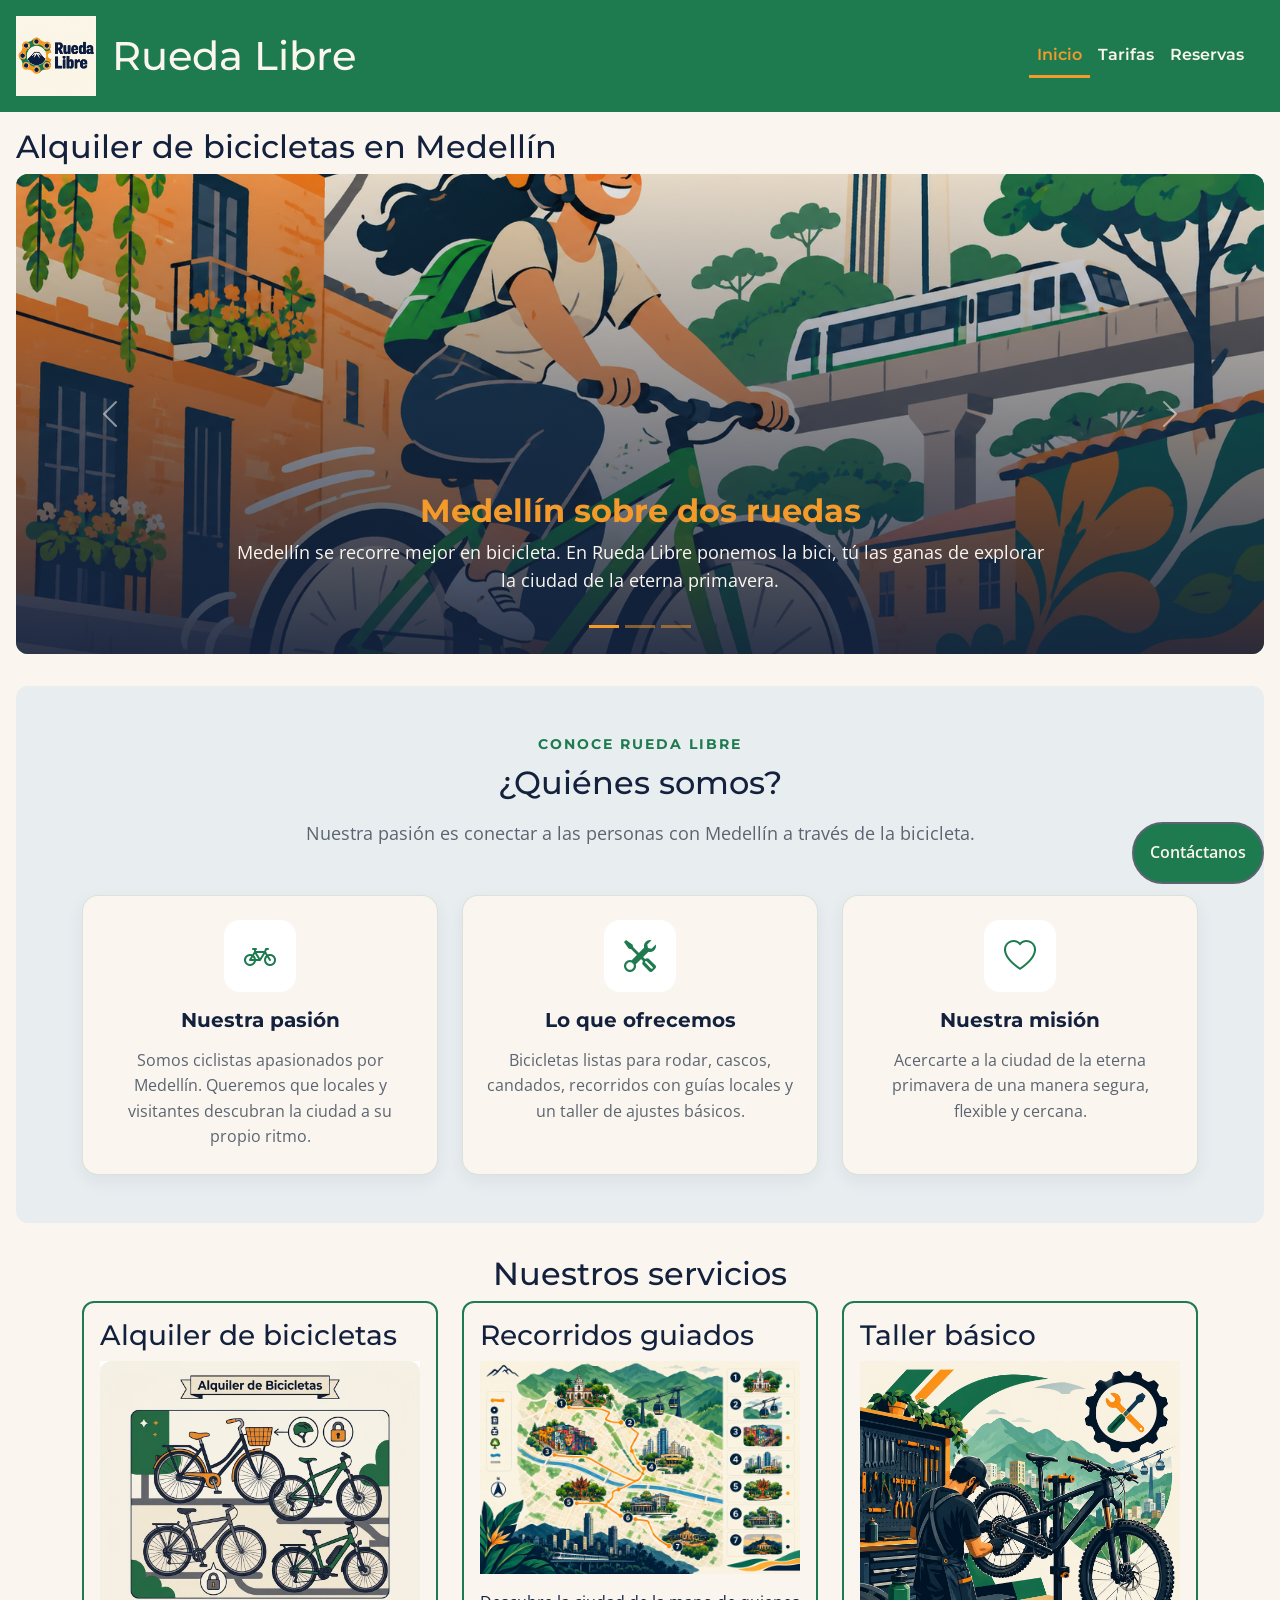
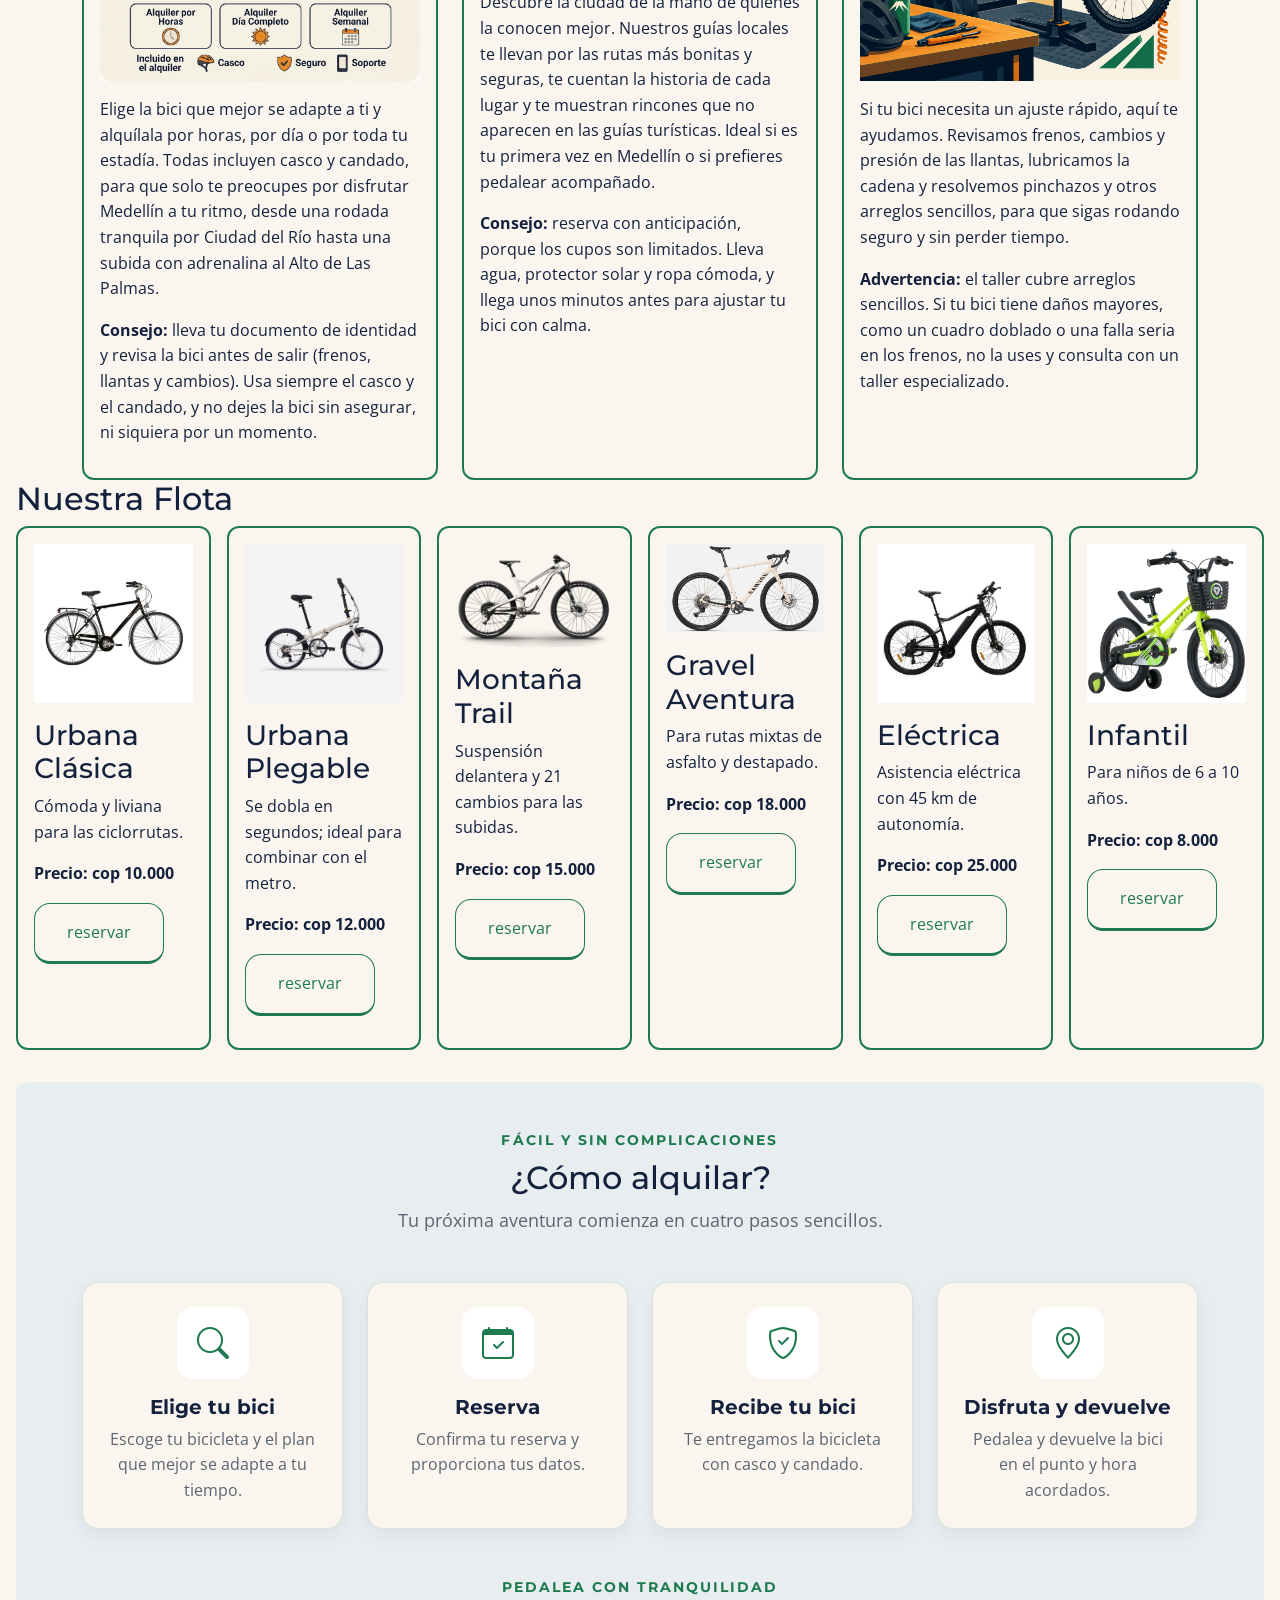
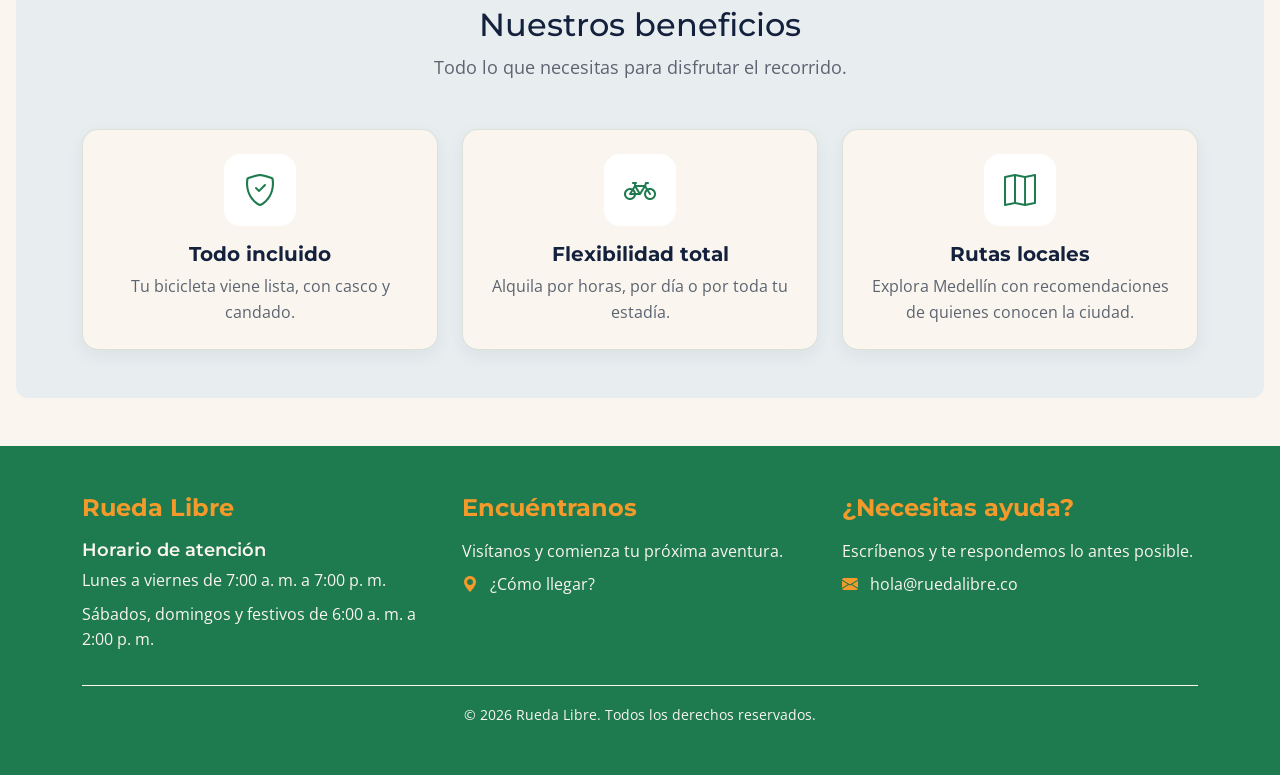
<file: index.html>
<!DOCTYPE html>
<html lang="es">
<head>
    <meta charset="UTF-8">
    <meta name="viewport" content="width=device-width, initial-scale=1.0">
    <title>Rueda Libre | Inicio</title>
    <!--fuente de letra-->
    <link rel="stylesheet" href="https://cdn.jsdelivr.net/npm/bootstrap-icons@1.13.1/font/bootstrap-icons.min.css">
    <link href="https://cdn.jsdelivr.net/npm/bootstrap@5.3.3/dist/css/bootstrap.min.css" rel="stylesheet">
    <link href="https://fonts.googleapis.com/css2?family=Montserrat:ital,wght@0,100..900;1,100..900&family=Open+Sans:ital,wght@0,300..800;1,300..800&display=swap" rel="stylesheet">
    <link rel="stylesheet" href="css/styles.css"> 
</head>
<body>
    <header>
        <div id="marca">
            <img id="logo" src="img/logo.jpeg" alt="Logo de Rueda Libre">
            <h1>Rueda Libre</h1>
        </div>
        <nav class="navbar navbar-expand-lg" data-bs-theme="dark">
        <div class="container-fluid" id="menu">
            <!-- Hamburger button -->
            <button
                class="navbar-toggler"
                type="button"
                data-bs-toggle="collapse"
                data-bs-target="#navbarMenu"
                aria-controls="navbarMenu"
                aria-expanded="false"
                aria-label="Toggle navigation"
            >
                <span class="navbar-toggler-icon"></span>
            </button>
        
            <!-- Navigation links -->
            <div class="collapse navbar-collapse" id="navbarMenu">
                <ul class="navbar-nav ms-auto">
                    <li class="nav-item">
                        <a class="nav-link active" aria-current="page" href="index.html">Inicio</a>
                    </li>
                    <li class="nav-item">
                        <a class="nav-link" href="paginas/tarifas.html">Tarifas</a>
                    </li>
                    <li class="nav-item">
                        <a class="nav-link" href="paginas/reservas.html">Reservas</a>
                    </li>
                    
                </ul>
            </div>
        
        </div>
        </nav>
    </header>
    <main>
    <h2>Alquiler de bicicletas en Medellín</h2>
    <article id="introduccion">

    <div id="carrusel-inicio" class="carousel slide" data-bs-ride="carousel">

        <!-- Indicadores -->
        <div class="carousel-indicators">
            <button type="button" data-bs-target="#carrusel-inicio" data-bs-slide-to="0" class="active" aria-current="true" aria-label="Diapositiva 1"></button>
            <button type="button" data-bs-target="#carrusel-inicio" data-bs-slide-to="1" aria-label="Diapositiva 2"></button>
            <button type="button" data-bs-target="#carrusel-inicio" data-bs-slide-to="2" aria-label="Diapositiva 3"></button>
        </div>

        <!-- Contenido del carrusel -->
        <div class="carousel-inner">

            <!-- Primera diapositiva -->
            <div class="carousel-item active">
                <img src="img/carrusel1.png" class="d-block w-100" alt="Recorrido en bicicleta por Medellín">

                <div class="carousel-caption">
                    <h2>Medellín sobre dos ruedas</h2>
                    <p>Medellín se recorre mejor en bicicleta. En Rueda Libre ponemos la bici, tú las ganas de explorar la ciudad de la eterna primavera.</p>
                </div>
            </div>

            <!-- Segunda diapositiva -->
            <div class="carousel-item">
                <img src="img/carrusel2.png" class="d-block w-100" alt="Bicicletas disponibles para alquilar">

                <div class="carousel-caption">
                    <h2>Explora a tu ritmo</h2>
                    <p>Alquila tu bicicleta por horas, por un día o durante toda tu estadía. Descubre cada rincón de Medellín con libertad y sin prisas.</p>
                </div>
            </div>

            <!-- Tercera diapositiva -->
            <div class="carousel-item">
                <img src="img/carrusel3.png" class="d-block w-100" alt="Recorridos en bicicleta por Medellín">

                <div class="carousel-caption">
                    <h2>Tu aventura comienza aquí</h2>
                    <p>Desde Ciudad del Río hasta el Alto de Las Palmas. Tenemos bicicletas listas, cascos, candados y las mejores rutas recomendadas por locales.</p>
                </div>
            </div>

        </div>

        <!-- Controles laterales -->
        <button class="carousel-control-prev" type="button" data-bs-target="#carrusel-inicio" data-bs-slide="prev">
            <span class="carousel-control-prev-icon" aria-hidden="true"></span>
            <span class="visually-hidden">Anterior</span>
        </button>

        <button class="carousel-control-next" type="button" data-bs-target="#carrusel-inicio" data-bs-slide="next">
            <span class="carousel-control-next-icon" aria-hidden="true"></span>
            <span class="visually-hidden">Siguiente</span>
        </button>

    </div>

</article>
    <article class="quienes-somos text-center py-5 px-4">
        <div class="container">
            <p class="seccion-etiqueta mb-2">CONOCE RUEDA LIBRE</p>
            <h2 class="mb-3">¿Quiénes somos?</h2>
            <p class="seccion-subtitulo mx-auto mb-5">Nuestra pasión es conectar a las personas con Medellín a través de la bicicleta.</p>
            <div class="row g-4">
                <section class="col-12 col-md-4">
                    <div class="card tarjeta-informativa h-100 text-center">
                        <div class="card-body p-4">
                            <div class="icono-tarjeta mx-auto mb-3"><i class="bi bi-bicycle" aria-hidden="true"></i></div>
                            <h3 class="card-title h5 mb-3">Nuestra pasión</h3>
                            <p class="card-text">Somos ciclistas apasionados por Medellín. Queremos que locales y visitantes descubran la ciudad a su propio ritmo.</p>
                        </div>
                    </div>
                </section>
                <section class="col-12 col-md-4">
                    <div class="card tarjeta-informativa h-100 text-center">
                        <div class="card-body p-4">
                            <div class="icono-tarjeta mx-auto mb-3"><i class="bi bi-tools" aria-hidden="true"></i></div>
                            <h3 class="card-title h5 mb-3">Lo que ofrecemos</h3>
                            <p class="card-text">Bicicletas listas para rodar, cascos, candados, recorridos con guías locales y un taller de ajustes básicos.</p>
                        </div>
                    </div>
                </section>
                <section class="col-12 col-md-4">
                    <div class="card tarjeta-informativa h-100 text-center">
                        <div class="card-body p-4">
                            <div class="icono-tarjeta mx-auto mb-3"><i class="bi bi-heart" aria-hidden="true"></i></div>
                            <h3 class="card-title h5 mb-3">Nuestra misión</h3>
                            <p class="card-text">Acercarte a la ciudad de la eterna primavera de una manera segura, flexible y cercana.</p>
                        </div>
                    </div>
                </section>
            </div>
        </div>
    </article>
    <div class="container">
        <h2 class="text-center">Nuestros servicios</h2>
    <article id="nuestros-servicios">
        <section class="tarjeta">
            <h3>Alquiler de bicicletas</h3>
            <figure><img id="imagen-de-servicio" src="img/renta-tu-bici.jpg" alt=""></figure>
            <p>Elige la bici que mejor se adapte a ti y alquílala por horas, por día o por toda tu estadía. Todas incluyen casco y candado, para que solo te preocupes por disfrutar Medellín a tu ritmo, desde una rodada tranquila por Ciudad del Río hasta una subida con adrenalina al Alto de Las Palmas.</p>
            <p><strong>Consejo: </strong>lleva tu documento de identidad y revisa la bici antes de salir (frenos, llantas y cambios). Usa siempre el casco y el candado, y no dejes la bici sin asegurar, ni siquiera por un momento.</p>
        </section>
        <section class="tarjeta">
            <h3>Recorridos guiados</h3>
            <figure><img id="imagen-de-servicio" src="img/recorridos.jpeg" alt=""></figure>
            <p>Descubre la ciudad de la mano de quienes la conocen mejor. Nuestros guías locales te llevan por las rutas más bonitas y seguras, te cuentan la historia de cada lugar y te muestran rincones que no aparecen en las guías turísticas. Ideal si es tu primera vez en Medellín o si prefieres pedalear acompañado.</p>
            <p><strong>Consejo: </strong> reserva con anticipación, porque los cupos son limitados. Lleva agua, protector solar y ropa cómoda, y llega unos minutos antes para ajustar tu bici con calma.</p>
        </section>
        <section class="tarjeta">
            <h3>Taller básico</h3>
            <figure>
                <img id="imagen-de-servicio" src="img/taller.png" alt="">
            </figure>
            <p>Si tu bici necesita un ajuste rápido, aquí te ayudamos. Revisamos frenos, cambios y presión de las llantas, lubricamos la cadena y resolvemos pinchazos y otros arreglos sencillos, para que sigas rodando seguro y sin perder tiempo.</p>
            <p><strong>Advertencia:</strong> el taller cubre arreglos sencillos. Si tu bici tiene daños mayores, como un cuadro doblado o una falla seria en los frenos, no la uses y consulta con un taller especializado.</p>
        </section>
    </article>
    </div>
    <h2>Nuestra Flota</h2>
    <article class="nuestra-flota">
        
        <section class="tarjeta">           
            <figure>
                <img id="img-bicicleta" src="img/urbana-clasica.png" alt="Bicicleta urbana de corte clásico">
            </figure>
            <h3>Urbana Clásica</h3>
            <p>Cómoda y liviana para las ciclorrutas.</p>
            <p><strong>Precio: cop 10.000 </strong></p>
            <a class="d-inline-block mb-3" id="boton-cta" href="paginas/reservas.html" >reservar</a>
        </section>
        <section class="tarjeta">
            <figure>
                <img id="img-bicicleta" src="img/urbana-plegable.png" alt="Bicicleta urbana compacta y de fácil transporte">
            </figure>
            <h3>Urbana Plegable</h3>
            <p>Se dobla en segundos; ideal para combinar con el metro.</p>
            <p><strong>Precio: cop 12.000</strong></p>
            <a class="d-inline-block mb-3" id="boton-cta" href="paginas/reservas.html">reservar</a>
        </section>
        <section class="tarjeta"><figure>
                <img id="img-bicicleta" src="img/montana-trail.png" alt="Bicicleta de montaña, ideal para trayectos complicados">
            </figure>
            <h3>Montaña Trail</h3>
            <p>Suspensión delantera y 21 cambios para las subidas.</p>
            <p><strong>Precio: cop 15.000</strong></p>
            <a class="d-inline-block mb-3" id="boton-cta" href="paginas/reservas.html">reservar</a>
        </section>            
        <section class="tarjeta">
            <figure>
                <img id="img-bicicleta" src="img/gravel-aventura.png" alt="Bicicleta con un corte más deportivo">
            </figure>
            <h3>Gravel Aventura</h3>
            <p>Para rutas mixtas de asfalto y destapado.</p>
            <p><strong>Precio: cop 18.000</strong></p>
            <a class="d-inline-block mb-3" id="boton-cta" href="paginas/reservas.html">reservar</a>
        </section>
        <section class="tarjeta">
            <figure>
                <img id="img-bicicleta" src="img/electrica.png" alt="Bicicleta eléctrica">
            </figure>
            <h3>Eléctrica</h3>
            <p>Asistencia eléctrica con 45 km de autonomía.</p>
            <p><strong>Precio: cop 25.000</strong></p>
            <a class="d-inline-block mb-3" id="boton-cta" href="paginas/reservas.html">reservar</a>
        </section>
        <section class="tarjeta"><figure>
                <img id="img-bicicleta" src="img/infantil.png" alt="Bicicleta más pequeña, para niños">
            </figure>
            <h3>Infantil</h3>
            <p>Para niños de 6 a 10 años.</p>
            <p><strong>Precio: cop 8.000</strong></p>
            <a class="d-inline-block mb-3" id="boton-cta" href="paginas/reservas.html">reservar</a>
        </section>
    </article>
    <article class="como-alquilar-nuestros-beneficios py-5 px-4">
        <div class="container">
            <p class="seccion-etiqueta text-center mb-2">FÁCIL Y SIN COMPLICACIONES</p>
            <h2 class="text-center mb-2">¿Cómo alquilar?</h2>
            <p class="seccion-subtitulo text-center mx-auto mb-5">Tu próxima aventura comienza en cuatro pasos sencillos.</p>
            <section class="como-alquilar">
                <div class="row g-4">
                    <div class="col-12 col-sm-6 col-lg-3">
                        <div class="card tarjeta-informativa h-100 text-center">
                            <div class="card-body p-4">
                                <div class="icono-tarjeta mx-auto mb-3"><i class="bi bi-search" aria-hidden="true"></i></div>
                                <h3 class="card-title h5">Elige tu bici</h3>
                                <p class="card-text">Escoge tu bicicleta y el plan que mejor se adapte a tu tiempo.</p>
                            </div>
                        </div>
                    </div>
                    <div class="col-12 col-sm-6 col-lg-3">
                        <div class="card tarjeta-informativa h-100 text-center">
                            <div class="card-body p-4">
                                <div class="icono-tarjeta mx-auto mb-3"><i class="bi bi-calendar-check" aria-hidden="true"></i></div>
                                <h3 class="card-title h5">Reserva</h3>
                                <p class="card-text">Confirma tu reserva y proporciona tus datos.</p>
                            </div>
                        </div>
                    </div>
                    <div class="col-12 col-sm-6 col-lg-3">
                        <div class="card tarjeta-informativa h-100 text-center">
                            <div class="card-body p-4">
                                <div class="icono-tarjeta mx-auto mb-3"><i class="bi bi-shield-check" aria-hidden="true"></i></div>
                                <h3 class="card-title h5">Recibe tu bici</h3>
                                <p class="card-text">Te entregamos la bicicleta con casco y candado.</p>
                            </div>
                        </div>
                    </div>
                    <div class="col-12 col-sm-6 col-lg-3">
                        <div class="card tarjeta-informativa h-100 text-center">
                            <div class="card-body p-4">
                                <div class="icono-tarjeta mx-auto mb-3"><i class="bi bi-geo-alt" aria-hidden="true"></i></div>
                                <h3 class="card-title h5">Disfruta y devuelve</h3>
                                <p class="card-text">Pedalea y devuelve la bici en el punto y hora acordados.</p>
                            </div>
                        </div>
                    </div>
                </div>
            </section>
            <section class="nuestros-beneficios pt-5">
                <p class="seccion-etiqueta text-center mb-2">PEDALEA CON TRANQUILIDAD</p>
                <h2 class="text-center mb-2">Nuestros beneficios</h2>
                <p class="seccion-subtitulo text-center mx-auto mb-5">Todo lo que necesitas para disfrutar el recorrido.</p>
                <div class="row g-4">
                    <div class="col-12 col-md-4">
                        <div class="card tarjeta-informativa h-100 text-center">
                            <div class="card-body p-4">
                                <div class="icono-tarjeta mx-auto mb-3"><i class="bi bi-shield-check" aria-hidden="true"></i></div>
                                <h3 class="card-title h5">Todo incluido</h3>
                                <p class="card-text">Tu bicicleta viene lista, con casco y candado.</p>
                            </div>
                        </div>
                    </div>
                    <div class="col-12 col-md-4">
                        <div class="card tarjeta-informativa h-100 text-center">
                            <div class="card-body p-4">
                                <div class="icono-tarjeta mx-auto mb-3"><i class="bi bi-bicycle" aria-hidden="true"></i></div>
                                <h3 class="card-title h5">Flexibilidad total</h3>
                                <p class="card-text">Alquila por horas, por día o por toda tu estadía.</p>
                            </div>
                        </div>
                    </div>
                    <div class="col-12 col-md-4">
                        <div class="card tarjeta-informativa h-100 text-center">
                            <div class="card-body p-4">
                                <div class="icono-tarjeta mx-auto mb-3"><i class="bi bi-map" aria-hidden="true"></i></div>
                                <h3 class="card-title h5">Rutas locales</h3>
                                <p class="card-text">Explora Medellín con recomendaciones de quienes conocen la ciudad.</p>
                            </div>
                        </div>
                    </div>
                </div>
            </section>
        </div>
    </article>
    </main>
    
<footer class="py-5">
    <div class="container">
        <div class="row g-4">

            <!-- Primera columna: marca y horario -->
            <article class="col-12 col-md-4">
                <h2>Rueda Libre</h2>

                <div class="horario mt-3">
                    <h3>Horario de atención</h3>
                    <p>
                        Lunes a viernes de 7:00 a. m. a 7:00 p. m.
                    </p>
                    <p>
                        Sábados, domingos y festivos de 6:00 a. m. a 2:00 p. m.
                    </p>
                </div>
            </article>

            <!-- Segunda columna: ubicación -->
            <article class="encuentranos col-12 col-md-4">
                <h2>Encuéntranos</h2>
                <p>Visítanos y comienza tu próxima aventura.</p>
                <p>
                    <a href="https://maps.app.goo.gl/yYUBQcJ55E64RCni9" target="_blank" rel="noopener noreferrer">
                        <i class="bi bi-geo-alt-fill" aria-hidden="true"></i>
                        ¿Cómo llegar?
                    </a>
                </p>
            </article>

            <!-- Tercera columna: contacto -->
            <article class="contacto col-12 col-md-4">
                <h2>¿Necesitas ayuda?</h2>
                <p>Escríbenos y te respondemos lo antes posible.</p>
                <p>
                    <a href="mailto:hola@ruedalibre.co">
                        <i class="bi bi-envelope-fill" aria-hidden="true"></i>
                        hola@ruedalibre.co
                    </a>
                </p>
            </article>

        </div>

        <!-- Derechos de autor -->
        <div class="text-center mt-4 pt-3 border-top">
            <p class="mb-0"><small>&copy; 2026 Rueda Libre. Todos los derechos reservados.</small></p>
        </div>
    </div>
</footer>

    <a class="boton-flotante" href="https://wa.me/573000000000" target="_blank" rel="noopener noreferrer">Contáctanos</a>
    <script src="https://cdn.jsdelivr.net/npm/bootstrap@5.3.3/dist/js/bootstrap.bundle.min.js"></script>
</body>
</html>
</file>
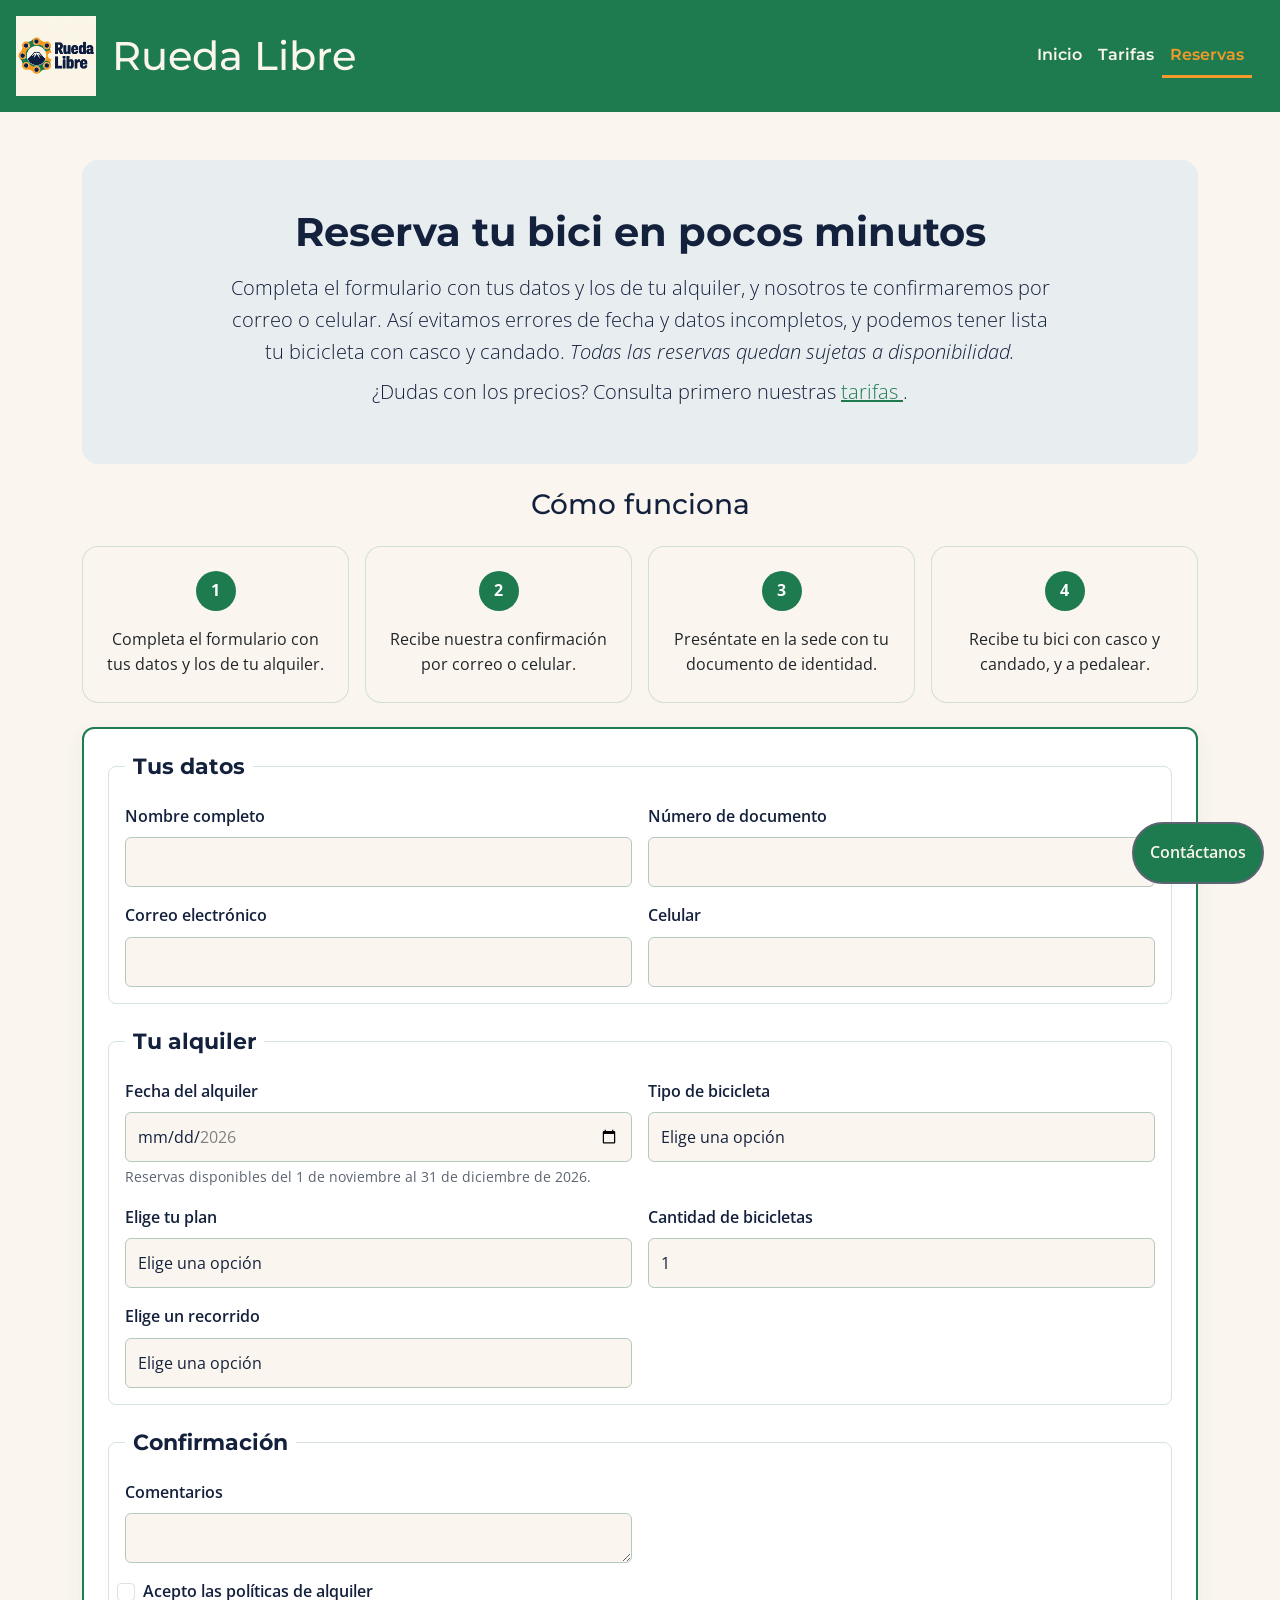
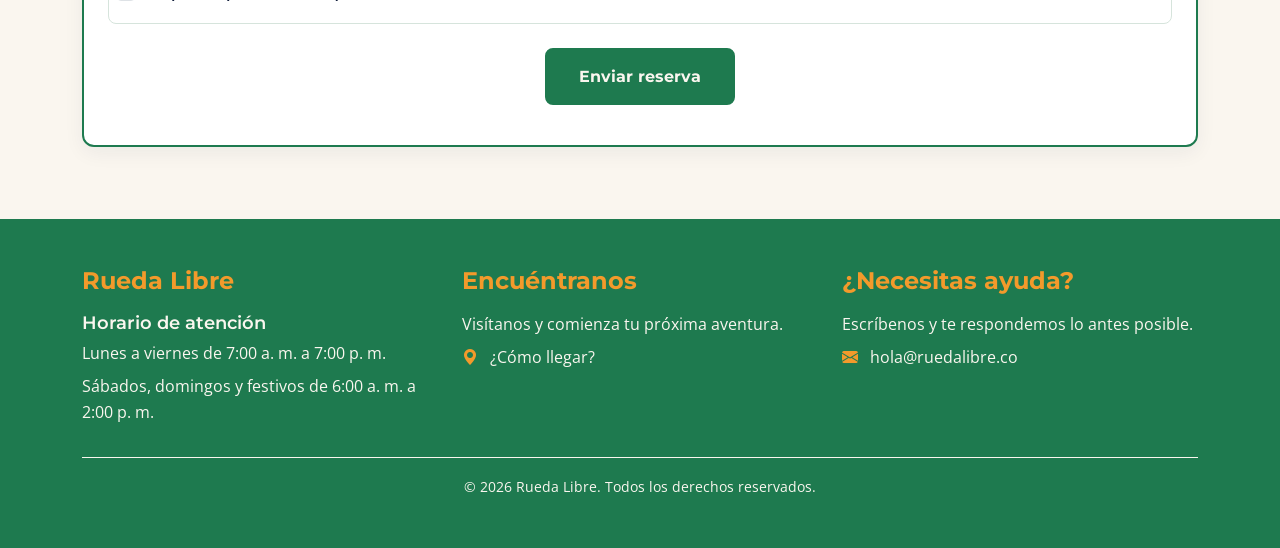
<file: paginas/reservas.html>
<!DOCTYPE html>
<html lang="es">
    <head>
        <link href="https://cdn.jsdelivr.net/npm/bootstrap-icons@1.13.1/font/bootstrap-icons.min.css" rel="stylesheet"/>
        <meta charset="utf-8"/>
        <meta content="width=device-width, initial-scale=1.0" name="viewport"/>
        <title>
            Rueda libre | reservas
        </title>
        <link href="https://cdn.jsdelivr.net/npm/bootstrap@5.3.3/dist/css/bootstrap.min.css" rel="stylesheet"/>
        <link href="https://fonts.googleapis.com/css2?family=Montserrat:ital,wght@0,100..900;1,100..900&family=Open+Sans:ital,wght@0,300..800;1,300..800&display=swap" rel="stylesheet"/>
        <link href="../css/styles.css" rel="stylesheet"/>
    </head>
    <body>
        <header>
            <div id="marca">
                <img alt="Logo de Rueda Libre" id="logo" src="../img/logo.jpeg"/>
                <h1>
                    Rueda Libre
                </h1>
            </div>
            <nav class="navbar navbar-expand-lg" data-bs-theme="dark">
                <div class="container-fluid" id="menu">
                    <!-- Hamburger button -->
                    <button aria-controls="navbarMenu" aria-expanded="false" aria-label="Toggle navigation" class="navbar-toggler" data-bs-target="#navbarMenu" data-bs-toggle="collapse" type="button">
                        <span class="navbar-toggler-icon">
                        </span>
                    </button>
                    <!-- Navigation links -->
                    <div class="collapse navbar-collapse" id="navbarMenu">
                        <ul class="navbar-nav ms-auto">
                            <li class="nav-item">
                                <a class="nav-link" href="../index.html">
                                    Inicio
                                </a>
                            </li>
                            <li class="nav-item">
                                <a class="nav-link" href="tarifas.html">
                                    Tarifas
                                </a>
                            </li>
                            <li class="nav-item">
                                <a aria-current="page" class="nav-link active" href="reservas.html">
                                    Reservas
                                </a>
                            </li>
                        </ul>
                    </div>
                </div>
            </nav>
        </header>
        <main class="pagina-interior container py-5">
            <article class="encabezado-interior text-center px-4 py-5 mb-4">
                <h2 class="display-6 fw-bold mb-3">
                    Reserva tu bici en pocos minutos
                </h2>
                <p class="lead mx-auto mb-2" style="max-width: 52rem;">
                    Completa el formulario con tus datos y los de tu alquiler, y nosotros te confirmaremos por correo o celular. Así evitamos errores de fecha y datos incompletos, y podemos tener lista tu bicicleta con casco y candado.
                    <em>
                        Todas las reservas quedan sujetas a disponibilidad.
                    </em>
                </p>
                <p class="lead mx-auto mb-2" style="max-width: 52rem;">
                    ¿Dudas con los precios? Consulta primero nuestras
                    <a href="tarifas.html">
                        tarifas
                    </a>
                    .
                </p>
            </article>
            <article class="mb-4">
                <h2 class="h3 text-center mb-4">
                    Cómo funciona
                </h2>
                <div class="row g-3">
                    <div class="col-12 col-sm-6 col-lg-3 paso-reserva">
                        <div class="card h-100 text-center">
                            <div class="card-body p-3 p-lg-4">
                                <span class="numero-paso mb-3">
                                    1
                                </span>
                                <p class="card-text mb-0">
                                    Completa el formulario con tus datos y los de tu alquiler.
                                </p>
                            </div>
                        </div>
                    </div>
                    <div class="col-12 col-sm-6 col-lg-3 paso-reserva">
                        <div class="card h-100 text-center">
                            <div class="card-body p-3 p-lg-4">
                                <span class="numero-paso mb-3">
                                    2
                                </span>
                                <p class="card-text mb-0">
                                    Recibe nuestra confirmación por correo o celular.
                                </p>
                            </div>
                        </div>
                    </div>
                    <div class="col-12 col-sm-6 col-lg-3 paso-reserva">
                        <div class="card h-100 text-center">
                            <div class="card-body p-3 p-lg-4">
                                <span class="numero-paso mb-3">
                                    3
                                </span>
                                <p class="card-text mb-0">
                                    Preséntate en la sede con tu documento de identidad.
                                </p>
                            </div>
                        </div>
                    </div>
                    <div class="col-12 col-sm-6 col-lg-3 paso-reserva">
                        <div class="card h-100 text-center">
                            <div class="card-body p-3 p-lg-4">
                                <span class="numero-paso mb-3">
                                    4
                                </span>
                                <p class="card-text mb-0">
                                    Recibe tu bici con casco y candado, y a pedalear.
                                </p>
                            </div>
                        </div>
                    </div>
                </div>
            </article>
            <form action="#" class="formulario-bootstrap bloque-interior p-3 p-md-4 mb-4" id="formulario" method="post">
                <fieldset id="tus-datos">
                    <legend>
                        <h2>
                            Tus datos
                        </h2>
                    </legend>
                    <div class="row g-3">
                        <p class="col-12 col-md-6 mb-0">
                            <label class="form-label" for="nombre">
                                Nombre completo
                            </label>
                            <input class="form-control" id="nombre" minlength="3" name="nombre" required="" type="text"/>
                        </p>
                        <p class="col-12 col-md-6 mb-0">
                            <label class="form-label" for="documento">
                                Número de documento
                            </label>
                            <input class="form-control" id="documento" inputmode="numeric" maxlength="10" name="documento" pattern="[0-9]{6,10}" required="" title="Solo números, entre 6 y 10 dígitos" type="text"/>
                        </p>
                        <p class="col-12 col-md-6 mb-0">
                            <label class="form-label" for="correo">
                                Correo electrónico
                            </label>
                            <input class="form-control" id="correo" name="correo" required="" type="email"/>
                        </p>
                        <p class="col-12 col-md-6 mb-0">
                            <label class="form-label" for="celular">
                                Celular
                            </label>
                            <input class="form-control" id="celular" inputmode="numeric" maxlength="10" name="celular" pattern="3[0-9]{9}" required="" title="Celular de 10 dígitos que empieza por 3" type="tel"/>
                        </p>
                    </div>
                </fieldset>
                <fieldset id="tu-reserva">
                    <legend>
                        <h2>
                            Tu alquiler
                        </h2>
                    </legend>
                    <div class="row g-3">
                        <p class="col-12 col-md-6 mb-0">
                            <label class="form-label" for="fecha">
                                Fecha del alquiler
                            </label>
                            <input class="form-control" id="fecha" inputmode="numeric" max="2026-12-31" min="2026-11-01" name="fecha" required="" type="date"/>
                            <small class="form-text d-block mt-1">
                                Reservas disponibles del 1 de noviembre al 31 de diciembre de 2026.
                            </small>
                        </p>
                        <p class="col-12 col-md-6 mb-0">
                            <label class="form-label" for="tipo-de-bicicleta">
                                Tipo de bicicleta
                            </label>
                            <select class="form-select" id="tipo-de-bicicleta" name="tipo-de-bicicleta" required="">
                                <option disabled="" selected="" value="">
                                    Elige una opción
                                </option>
                                <option value="urbana">
                                    Urbana
                                </option>
                                <option value="montana">
                                    Montaña
                                </option>
                                <option value="electrica">
                                    Eléctrica
                                </option>
                            </select>
                        </p>
                        <p class="col-12 col-md-6 mb-0">
                            <label class="form-label" for="plan">
                                Elige tu plan
                            </label>
                            <select class="form-select" id="plan" name="plan" required="">
                                <option disabled="" selected="" value="">
                                    Elige una opción
                                </option>
                                <option value="hora">
                                    Una hora
                                </option>
                                <option value="medio-dia">
                                    Medio día
                                </option>
                                <option value="dia-completo">
                                    Día completo
                                </option>
                            </select>
                        </p>
                        <p class="col-12 col-md-6 mb-0">
                            <label class="form-label" for="bicicletas">
                                Cantidad de bicicletas
                            </label>
                            <input class="form-control" id="bicicletas" max="6" min="1" name="bicicletas" required="" type="number" value="1"/>
                        </p>
                        <p class="col-12 col-md-6 mb-0">
                            <label class="form-label" for="recorrido">
                                Elige un recorrido
                            </label>
                            <select class="form-select" id="recorrido" name="recorrido" required="">
                                <option disabled="" selected="" value="">
                                    Elige una opción
                                </option>
                                <option value="ninguno">
                                    Ninguno
                                </option>
                                <option value="rio-y-parques">
                                    Río y Parques
                                </option>
                                <option value="sabores-de-barrio">
                                    Sabores de Barrio
                                </option>
                                <option value="reto-las-palmas">
                                    Reto Las Palmas
                                </option>
                            </select>
                        </p>
                    </div>
                </fieldset>
                <fieldset>
                    <legend>
                        <h2>
                            Confirmación
                        </h2>
                    </legend>
                    <div class="row g-3">
                        <p class="col-12 col-md-6 mb-0">
                            <label class="form-label" for="comentarios">
                                Comentarios
                            </label>
                            <textarea class="form-control" id="comentarios" maxlength="300" name="comentarios" rows="1"></textarea>
                        </p>
                        <p class="col-12 form-check mt-3">
                            <label class="form-check-label" for="terminos">
                                <input class="form-check-input" id="terminos" name="terminos" required="" type="checkbox"/>
                                Acepto las políticas de alquiler
                            </label>
                        </p>
                    </div>
                </fieldset>
                <div class="text-center mt-4">
                    <button class="boton-formulario" type="submit">
                        Enviar reserva
                    </button>
                </div>
            </form>
        </main>
        <footer class="py-5">
            <div class="container">
                <div class="row g-4">
                    <!-- Primera columna: marca y horario -->
                    <article class="col-12 col-md-4">
                        <h2>
                            Rueda Libre
                        </h2>
                        <div class="horario mt-3">
                            <h3>
                                Horario de atención
                            </h3>
                            <p>
                                Lunes a viernes de 7:00 a. m. a 7:00 p. m.
                            </p>
                            <p>
                                Sábados, domingos y festivos de 6:00 a. m. a 2:00 p. m.
                            </p>
                        </div>
                    </article>
                    <!-- Segunda columna: ubicación -->
                    <article class="encuentranos col-12 col-md-4">
                        <h2>
                            Encuéntranos
                        </h2>
                        <p>
                            Visítanos y comienza tu próxima aventura.
                        </p>
                        <p>
                            <a href="https://maps.app.goo.gl/yYUBQcJ55E64RCni9" rel="noopener noreferrer" target="_blank">
                                <i aria-hidden="true" class="bi bi-geo-alt-fill">
                                </i>
                                ¿Cómo llegar?
                            </a>
                        </p>
                    </article>
                    <!-- Tercera columna: contacto -->
                    <article class="contacto col-12 col-md-4">
                        <h2>
                            ¿Necesitas ayuda?
                        </h2>
                        <p>
                            Escríbenos y te respondemos lo antes posible.
                        </p>
                        <p>
                            <a href="mailto:hola@ruedalibre.co">
                                <i aria-hidden="true" class="bi bi-envelope-fill">
                                </i>
                                hola@ruedalibre.co
                            </a>
                        </p>
                    </article>
                </div>
                <!-- Derechos de autor -->
                <div class="text-center mt-4 pt-3 border-top">
                    <p class="mb-0">
                        <small>
                            © 2026 Rueda Libre. Todos los derechos reservados.
                        </small>
                    </p>
                </div>
            </div>
        </footer>
        <a class="boton-flotante" href="https://wa.me/573000000000" rel="noopener noreferrer" target="_blank">
            Contáctanos
        </a>
        <script src="https://cdn.jsdelivr.net/npm/bootstrap@5.3.3/dist/js/bootstrap.bundle.min.js">
        </script>
    </body>
</html>
</file>
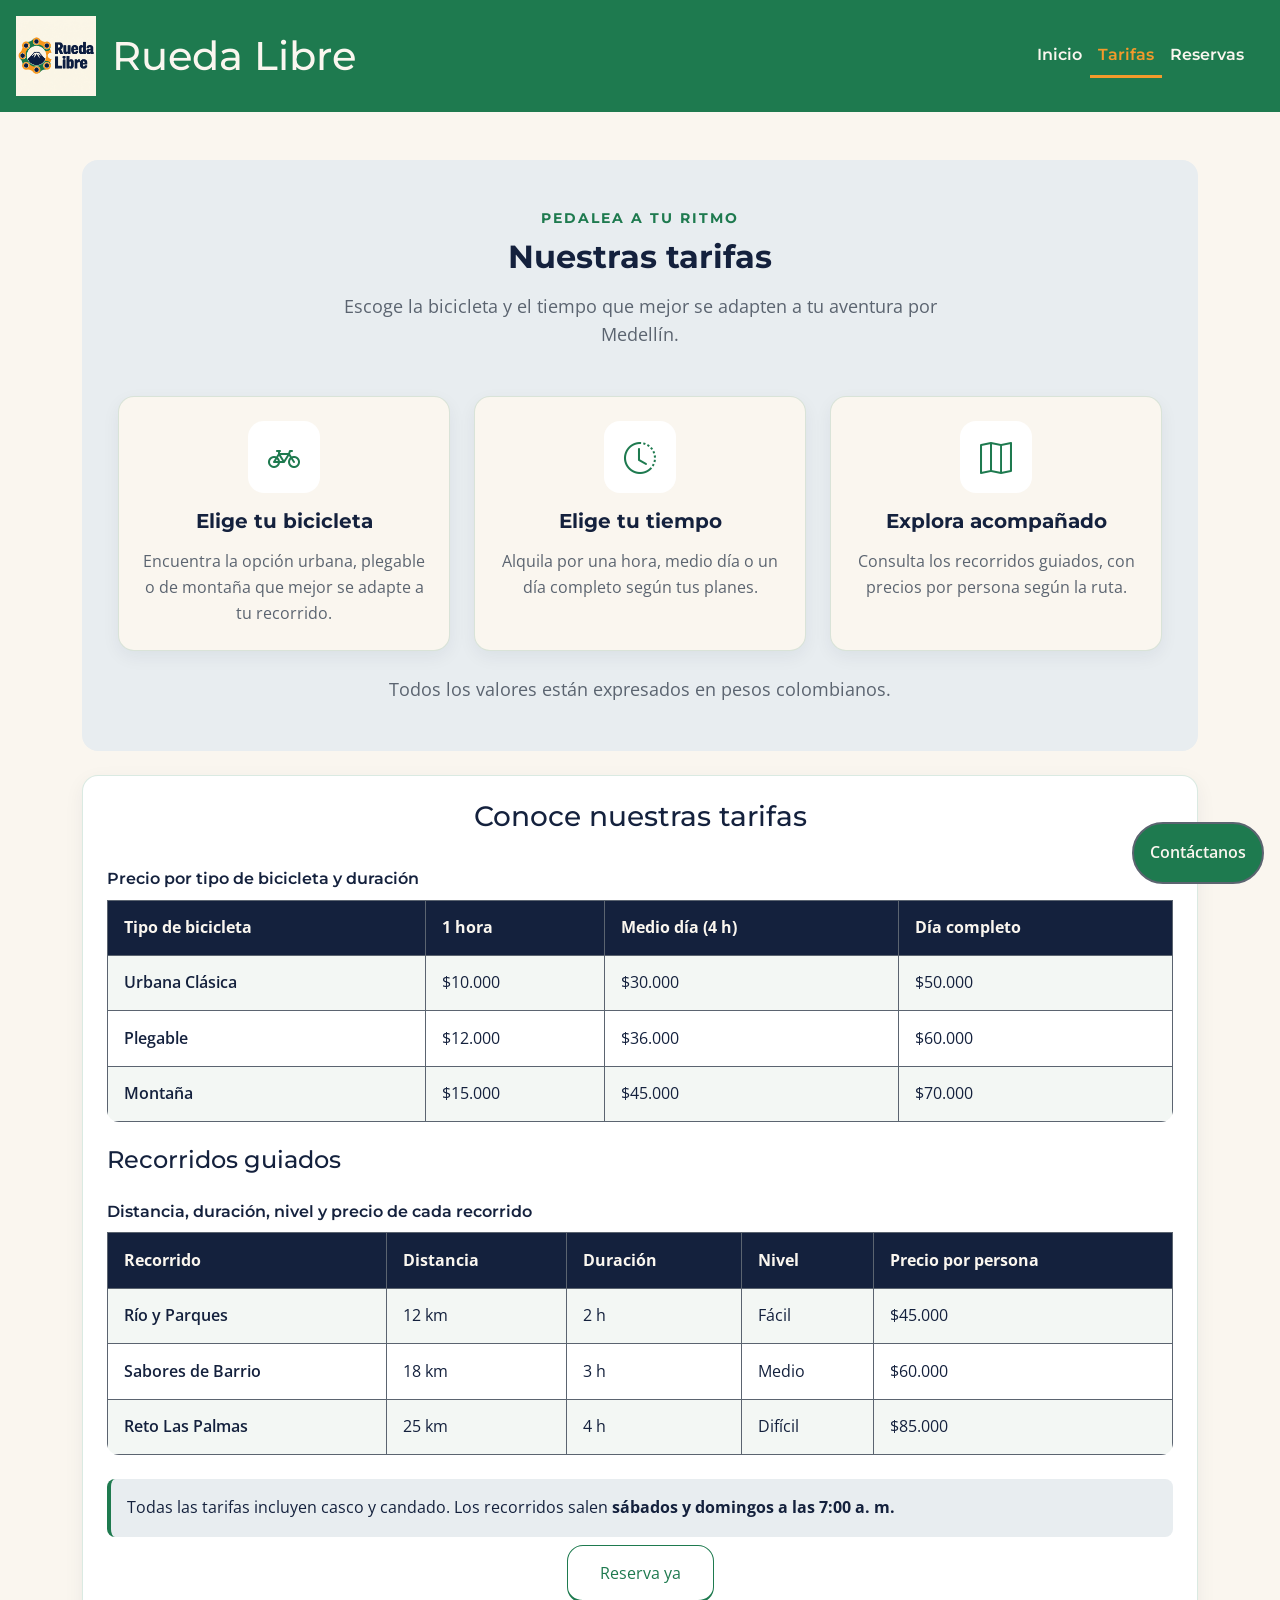
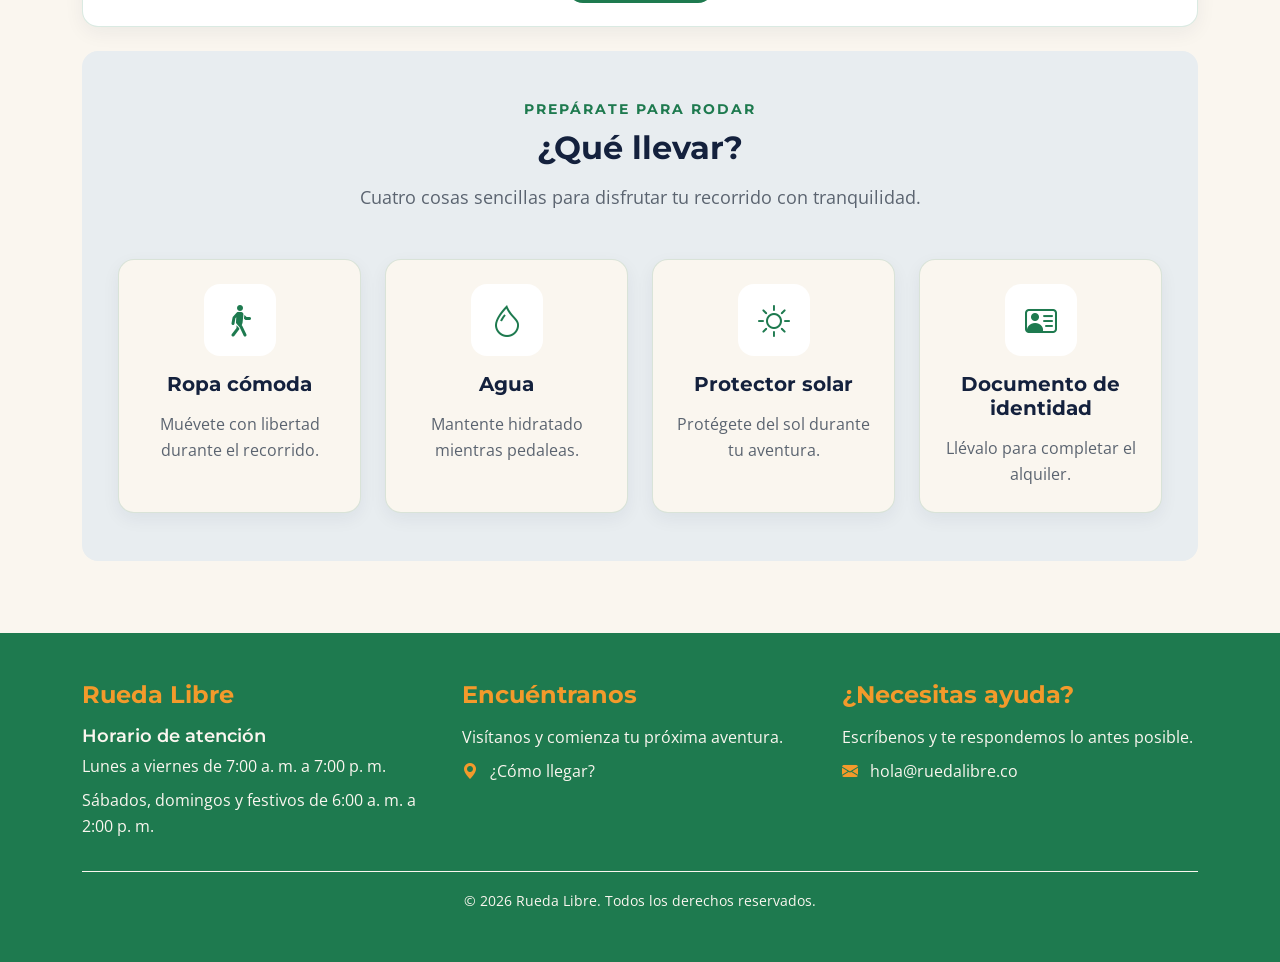
<file: paginas/tarifas.html>
<!DOCTYPE html>
<html lang="es">
    <head>
        <link href="https://cdn.jsdelivr.net/npm/bootstrap-icons@1.13.1/font/bootstrap-icons.min.css" rel="stylesheet"/>
        <meta charset="utf-8"/>
        <meta content="width=device-width, initial-scale=1.0" name="viewport"/>
        <title>
            Rueda Libre | Tarifas
        </title>
        <link href="https://cdn.jsdelivr.net/npm/bootstrap@5.3.3/dist/css/bootstrap.min.css" rel="stylesheet"/>
        <link href="https://fonts.googleapis.com/css2?family=Montserrat:ital,wght@0,100..900;1,100..900&family=Open+Sans:ital,wght@0,300..800;1,300..800&display=swap" rel="stylesheet"/>
        <link href="../css/styles.css" rel="stylesheet"/>
    </head>
    <body>
        <header>
            <div id="marca">
                <img alt="Logo de Rueda Libre" id="logo" src="../img/logo.jpeg"/>
                <h1>
                    Rueda Libre
                </h1>
            </div>
            <nav class="navbar navbar-expand-lg" data-bs-theme="dark">
                <div class="container-fluid" id="menu">
                    <!-- Hamburger button -->
                    <button aria-controls="navbarMenu" aria-expanded="false" aria-label="Toggle navigation" class="navbar-toggler" data-bs-target="#navbarMenu" data-bs-toggle="collapse" type="button">
                        <span class="navbar-toggler-icon">
                        </span>
                    </button>
                    <!-- Navigation links -->
                    <div class="collapse navbar-collapse" id="navbarMenu">
                        <ul class="navbar-nav ms-auto">
                            <li class="nav-item">
                                <a class="nav-link" href="../index.html">
                                    Inicio
                                </a>
                            </li>
                            <li class="nav-item">
                                <a aria-current="page" class="nav-link active" href="tarifas.html">
                                    Tarifas
                                </a>
                            </li>
                            <li class="nav-item">
                                <a class="nav-link" href="reservas.html">
                                    Reservas
                                </a>
                            </li>
                        </ul>
                    </div>
                </div>
            </nav>
        </header>
        <main class="pagina-interior container py-5">
            <article class="encabezado-interior text-center py-5 px-4 mb-4">
                <div class="container">
                    <p class="seccion-etiqueta mb-2">PEDALEA A TU RITMO</p>
                    <h2 class="mb-3">Nuestras tarifas</h2>
                    <p class="seccion-subtitulo mx-auto mb-5">Escoge la bicicleta y el tiempo que mejor se adapten a tu aventura por Medellín.</p>
                    <div class="row g-4">
                        <section class="col-12 col-md-4">
                            <div class="card tarjeta-informativa h-100 text-center">
                                <div class="card-body p-4">
                                    <div class="icono-tarjeta mx-auto mb-3"><i class="bi bi-bicycle" aria-hidden="true"></i></div>
                                    <h3 class="card-title h5 mb-3">Elige tu bicicleta</h3>
                                    <p class="card-text">Encuentra la opción urbana, plegable o de montaña que mejor se adapte a tu recorrido.</p>
                                </div>
                            </div>
                        </section>
                        <section class="col-12 col-md-4">
                            <div class="card tarjeta-informativa h-100 text-center">
                                <div class="card-body p-4">
                                    <div class="icono-tarjeta mx-auto mb-3"><i class="bi bi-clock-history" aria-hidden="true"></i></div>
                                    <h3 class="card-title h5 mb-3">Elige tu tiempo</h3>
                                    <p class="card-text">Alquila por una hora, medio día o un día completo según tus planes.</p>
                                </div>
                            </div>
                        </section>
                        <section class="col-12 col-md-4">
                            <div class="card tarjeta-informativa h-100 text-center">
                                <div class="card-body p-4">
                                    <div class="icono-tarjeta mx-auto mb-3"><i class="bi bi-map" aria-hidden="true"></i></div>
                                    <h3 class="card-title h5 mb-3">Explora acompañado</h3>
                                    <p class="card-text">Consulta los recorridos guiados, con precios por persona según la ruta.</p>
                                </div>
                            </div>
                        </section>
                    </div>
                    <p class="seccion-subtitulo mx-auto mt-4 mb-0">Todos los valores están expresados en pesos colombianos.</p>
                </div>
            </article>
            <article class="tablas-de-informacion bloque-interior p-3 p-md-4 mb-4">
                <h2 class="h3 mb-4 text-center">
                    Conoce nuestras tarifas
                </h2>
                <div class="table-responsive mb-4">
                    <table class="table table-striped table-hover align-middle tabla-de-datos" id="tabla-tarifas">
                        <caption class="caption-top text-start fw-semibold">
                            Precio por tipo de bicicleta y duración
                        </caption>
                        <thead>
                            <tr>
                                <th scope="col">
                                    Tipo de bicicleta
                                </th>
                                <th scope="col">
                                    1 hora
                                </th>
                                <th scope="col">
                                    Medio día (4 h)
                                </th>
                                <th scope="col">
                                    Día completo
                                </th>
                            </tr>
                        </thead>
                        <tbody>
                            <tr>
                                <th scope="row">
                                    Urbana Clásica
                                </th>
                                <td>
                                    $10.000
                                </td>
                                <td>
                                    $30.000
                                </td>
                                <td>
                                    $50.000
                                </td>
                            </tr>
                            <tr>
                                <th scope="row">
                                    Plegable
                                </th>
                                <td>
                                    $12.000
                                </td>
                                <td>
                                    $36.000
                                </td>
                                <td>
                                    $60.000
                                </td>
                            </tr>
                            <tr>
                                <th scope="row">
                                    Montaña
                                </th>
                                <td>
                                    $15.000
                                </td>
                                <td>
                                    $45.000
                                </td>
                                <td>
                                    $70.000
                                </td>
                            </tr>
                        </tbody>
                    </table>
                </div>
                <h3 class="h4 mt-4 mb-3">
                    Recorridos guiados
                </h3>
                <div class="table-responsive mb-4">
                    <table class="table table-striped table-hover align-middle tabla-de-datos" id="tabla-recorridos">
                        <caption class="caption-top text-start fw-semibold">
                            Distancia, duración, nivel y precio de cada recorrido
                        </caption>
                        <thead>
                            <tr>
                                <th scope="col">
                                    Recorrido
                                </th>
                                <th scope="col">
                                    Distancia
                                </th>
                                <th scope="col">
                                    Duración
                                </th>
                                <th scope="col">
                                    Nivel
                                </th>
                                <th scope="col">
                                    Precio por persona
                                </th>
                            </tr>
                        </thead>
                        <tbody>
                            <tr>
                                <th scope="row">
                                    Río y Parques
                                </th>
                                <td>
                                    12 km
                                </td>
                                <td>
                                    2 h
                                </td>
                                <td>
                                    Fácil
                                </td>
                                <td>
                                    $45.000
                                </td>
                            </tr>
                            <tr>
                                <th scope="row">
                                    Sabores de Barrio
                                </th>
                                <td>
                                    18 km
                                </td>
                                <td>
                                    3 h
                                </td>
                                <td>
                                    Medio
                                </td>
                                <td>
                                    $60.000
                                </td>
                            </tr>
                            <tr>
                                <th scope="row">
                                    Reto Las Palmas
                                </th>
                                <td>
                                    25 km
                                </td>
                                <td>
                                    4 h
                                </td>
                                <td>
                                    Difícil
                                </td>
                                <td>
                                    $85.000
                                </td>
                            </tr>
                        </tbody>
                    </table>
                </div>
                <p class="aviso-tarifas rounded-3 p-3 my-4">
                    Todas las tarifas incluyen casco y candado. Los recorridos salen
                    <strong>
                        sábados y domingos a las 7:00 a. m.
                    </strong>
                </p>
                <p class="text-center">
                    <a id="boton-cta" href="reservas.html">
                        Reserva ya
                    </a>
                </p>
            </article>
            <article class="encabezado-interior text-center py-5 px-4 mb-4">
                <div class="container">
                    <p class="seccion-etiqueta mb-2">PREPÁRATE PARA RODAR</p>
                    <h2 class="mb-3">¿Qué llevar?</h2>
                    <p class="seccion-subtitulo mx-auto mb-5">Cuatro cosas sencillas para disfrutar tu recorrido con tranquilidad.</p>
                    <div class="row g-4">
                        <section class="col-12 col-sm-6 col-lg-3">
                            <div class="card tarjeta-informativa h-100 text-center">
                                <div class="card-body p-4">
                                    <div class="icono-tarjeta mx-auto mb-3"><i class="bi bi-person-walking" aria-hidden="true"></i></div>
                                    <h3 class="card-title h5 mb-3">Ropa cómoda</h3>
                                    <p class="card-text">Muévete con libertad durante el recorrido.</p>
                                </div>
                            </div>
                        </section>
                        <section class="col-12 col-sm-6 col-lg-3">
                            <div class="card tarjeta-informativa h-100 text-center">
                                <div class="card-body p-4">
                                    <div class="icono-tarjeta mx-auto mb-3"><i class="bi bi-droplet" aria-hidden="true"></i></div>
                                    <h3 class="card-title h5 mb-3">Agua</h3>
                                    <p class="card-text">Mantente hidratado mientras pedaleas.</p>
                                </div>
                            </div>
                        </section>
                        <section class="col-12 col-sm-6 col-lg-3">
                            <div class="card tarjeta-informativa h-100 text-center">
                                <div class="card-body p-4">
                                    <div class="icono-tarjeta mx-auto mb-3"><i class="bi bi-sun" aria-hidden="true"></i></div>
                                    <h3 class="card-title h5 mb-3">Protector solar</h3>
                                    <p class="card-text">Protégete del sol durante tu aventura.</p>
                                </div>
                            </div>
                        </section>
                        <section class="col-12 col-sm-6 col-lg-3">
                            <div class="card tarjeta-informativa h-100 text-center">
                                <div class="card-body p-4">
                                    <div class="icono-tarjeta mx-auto mb-3"><i class="bi bi-person-vcard" aria-hidden="true"></i></div>
                                    <h3 class="card-title h5 mb-3">Documento de identidad</h3>
                                    <p class="card-text">Llévalo para completar el alquiler.</p>
                                </div>
                            </div>
                        </section>
                    </div>
                </div>
            </article>
        </main>
        <footer class="py-5">
            <div class="container">
                <div class="row g-4">
                    <!-- Primera columna: marca y horario -->
                    <article class="col-12 col-md-4">
                        <h2>
                            Rueda Libre
                        </h2>
                        <div class="horario mt-3">
                            <h3>
                                Horario de atención
                            </h3>
                            <p>
                                Lunes a viernes de 7:00 a. m. a 7:00 p. m.
                            </p>
                            <p>
                                Sábados, domingos y festivos de 6:00 a. m. a 2:00 p. m.
                            </p>
                        </div>
                    </article>
                    <!-- Segunda columna: ubicación -->
                    <article class="encuentranos col-12 col-md-4">
                        <h2>
                            Encuéntranos
                        </h2>
                        <p>
                            Visítanos y comienza tu próxima aventura.
                        </p>
                        <p>
                            <a href="https://maps.app.goo.gl/yYUBQcJ55E64RCni9" rel="noopener noreferrer" target="_blank">
                                <i aria-hidden="true" class="bi bi-geo-alt-fill">
                                </i>
                                ¿Cómo llegar?
                            </a>
                        </p>
                    </article>
                    <!-- Tercera columna: contacto -->
                    <article class="contacto col-12 col-md-4">
                        <h2>
                            ¿Necesitas ayuda?
                        </h2>
                        <p>
                            Escríbenos y te respondemos lo antes posible.
                        </p>
                        <p>
                            <a href="mailto:hola@ruedalibre.co">
                                <i aria-hidden="true" class="bi bi-envelope-fill">
                                </i>
                                hola@ruedalibre.co
                            </a>
                        </p>
                    </article>
                </div>
                <!-- Derechos de autor -->
                <div class="text-center mt-4 pt-3 border-top">
                    <p class="mb-0">
                        <small>
                            © 2026 Rueda Libre. Todos los derechos reservados.
                        </small>
                    </p>
                </div>
            </div>
        </footer>
        <a class="boton-flotante" href="https://wa.me/573000000000" rel="noopener noreferrer" target="_blank">
            Contáctanos
        </a>
        <script src="https://cdn.jsdelivr.net/npm/bootstrap@5.3.3/dist/js/bootstrap.bundle.min.js">
        </script>
    </body>
</html>
</file>
<file: css/styles.css>
:root {
    /* paleta de colores*/
    --color-verde-ruta: #1E7A4F;
    --color-naranja-pedal: #F39A2B;
    --color-azul-noche: #14213D;
    --color-crema: #FAF6EF;
    --color-gris-asfalto: #5B6470;

    /* fuentes principales*/
    --fuente-titulo: "Montserrat", Arial, sans-serif;
    --fuente-texto: "Open sans", Arial, sans-serif;

    /* espaciados*/
    --espaciado-s: 0.5rem;
    --espaciado-m: 1rem;
    --espaciado-l: 1.5rem;
    --espaciado-xl: 2rem;
} 
*, *::before, *::after {
    box-sizing: border-box;
}
/*Usos específicos generales*/
/*Color de los vínculos(Links)*/
a {
    color: var(--color-verde-ruta)
}
/* fuente de los titulos*/
h1,h2,h3{
    font-family: var(--fuente-titulo);
}
body > header,
body > nav,
body > footer {
    flex: 0 0 100%;
}
body {
    display: flex;
    flex-wrap: wrap;
    margin: 0;
    font-family: var(--fuente-texto);
    font-size: 1rem;
    line-height: 1.6;
    color: var(--color-azul-noche);
    background-color: var(--color-crema);
}
/*header*/
header {
    display: flex;
    justify-content: space-between;
    align-items: center;
    flex-wrap: wrap;
    gap: var(--espaciado-m);

    padding: var(--espaciado-m);
    background-color: var(--color-verde-ruta);
    color: var(--color-crema);
}
#marca {
    display: flex;
    align-items: center;
    gap: var(--espaciado-m);
}

#marca h1 {
    margin: 0;
    color: var(--color-crema);
    font-family: var(--fuente-titulo);
}
#logo {
    display: block;
    width: 5rem;
    height: auto;
}
header .navbar {
    padding: 0;
}

#menu {
    font-family: var(--fuente-titulo);
    background-color: var(--color-verde-ruta);
}
#menu .nav-link {
    color: var(--color-crema);
    font-weight: 600;
}

#menu .nav-link:hover {
    color: var(--color-naranja-pedal);
}

/* HAMBURGER BUTTON */
#menu .navbar-toggler {
    border: 2px solid var(--color-crema);
    margin-left: auto;
}

#menu .navbar-toggler:focus {
    box-shadow: 0 0 0 0.15rem var(--color-naranja-pedal);
}

/*Final del header*/
/*main*/
main {
    padding: var(--espaciado-m);
}
/*sección exclusiva de index.html 
parte1, portada*/
/* Carrusel de introducción */
#introduccion {
    width: 100%;
    overflow: hidden;
    border-radius: 12px;
    background-color: var(--color-verde-ruta);
}

/* Imágenes del carrusel */
#carrusel-inicio .carousel-item img {
    width: 100%;
    height: 30rem;
    object-fit: cover;
}

/* Oscurecimiento de las imágenes */
#carrusel-inicio .carousel-item {
    position: relative;
}

#carrusel-inicio .carousel-item::after {
    content: "";
    position: absolute;
    inset: 0;
    background: linear-gradient(
        to top,
        rgba(20, 33, 61, 0.9),
        rgba(20, 33, 61, 0.1)
    );
    pointer-events: none;
}

/* Texto del carrusel */
#carrusel-inicio .carousel-caption {
    z-index: 2;
    color: var(--color-crema);
    padding: var(--espaciado-l);
}

#carrusel-inicio .carousel-caption h2 {
    color: var(--color-naranja-pedal);
    font-family: var(--fuente-titulo);
    font-weight: 700;
    font-size: 2rem;
}

#carrusel-inicio .carousel-caption p {
    font-family: var(--fuente-texto);
    font-size: 1.1rem;
    line-height: 1.6;
}

/* Indicadores */
#carrusel-inicio .carousel-indicators button {
    background-color: var(--color-naranja-pedal);
}

/* Controles */
#carrusel-inicio .carousel-control-prev,
#carrusel-inicio .carousel-control-next {
    z-index: 3;
}
/*Página actual en el menú*/
#menu .nav-link.active,
#menu .nav-link[aria-current="page"] {
    color: var(--color-naranja-pedal);
    border-bottom: 3px solid var(--color-naranja-pedal);
}

/*Secciones informativas de inicio*/
.quienes-somos,
.como-alquilar-nuestros-beneficios {
    background-color: #e8edf0;
    margin-block: var(--espaciado-xl);
    border-radius: 12px;
}

.seccion-etiqueta {
    font-family: var(--fuente-titulo);
    color: var(--color-verde-ruta);
    font-size: 0.85rem;
    font-weight: 700;
    letter-spacing: 0.15em;
    text-transform: uppercase;
}

.seccion-subtitulo {
    color: var(--color-gris-asfalto);
    max-width: 42rem;
    font-size: 1.1rem;
}

.tarjeta-informativa {
    background-color: var(--color-crema);
    border: 1px solid rgba(30, 122, 79, 0.15);
    border-radius: 16px;
    color: var(--color-azul-noche);
    box-shadow: 0 6px 18px rgba(20, 33, 61, 0.06);
    transition: transform 0.2s ease, box-shadow 0.2s ease;
}

.tarjeta-informativa:hover {
    transform: translateY(-4px);
    box-shadow: 0 10px 24px rgba(20, 33, 61, 0.12);
}

.tarjeta-informativa .card-title {
    color: var(--color-azul-noche);
    font-weight: 700;
}

.tarjeta-informativa .card-text {
    color: var(--color-gris-asfalto);
}

.icono-tarjeta {
    display: flex;
    align-items: center;
    justify-content: center;
    width: 4.5rem;
    height: 4.5rem;
    border-radius: 1rem;
    background-color: #ffffff;
    color: var(--color-verde-ruta);
    font-size: 2rem;
}

footer .encuentranos {
    min-width: 12rem;
}

footer .encuentranos a:hover {
    color: var(--color-crema);
}

/*quienes somos */

/*tarjetas de servicios*/
#nuestros-servicios {
    display: grid;
    grid-template-columns: repeat(auto-fit, minmax(15rem, 1fr));
    gap: var(--espaciado-l);
}
.tarjeta {
    padding: var(--espaciado-m);
    border: 2px solid var(--color-verde-ruta);
    border-radius: 12px;
}
/* Creando tarjetas de flota */
.nuestra-flota{
    display: grid;
    grid-template-columns: repeat(auto-fit, minmax(150px, 1fr));
    gap: var(--espaciado-m);
}
#imagen-de-servicio,
#img-bicicleta,
#portada{
    width: 100%;
    object-fit: contain;
}

/*formulario*/
#formulario {
    width: 100%;
    max-width: 65rem;
    margin: var(--espaciado-xl) auto;
    padding: var(--espaciado-l);
    background-color: white;
    border: 2px solid var(--color-verde-ruta);
    border-radius: 12px;
}
#formulario fieldset {
    min-width: 0;
    margin-bottom: var(--espaciado-l);
    padding: var(--espaciado-m);
    border: 1px solid var(--color-gris-asfalto);
    border-radius: 8px;
}
#formulario legend {
    float: none;
    width: auto;
    padding: 0 var(--espaciado-s);
    color: var(--color-verde-ruta);
}

#formulario legend h2 {
    font-size: 1.4rem;
    font-weight: 700;
    margin: 0;
}
input, select, textarea {
    width: 100%;
    padding: var(--espaciado-s);
}
#formulario input:not([type="checkbox"]),
#formulario select,
#formulario textarea {
    width: 100%;
    min-width: 0;
    padding: 0.75rem;
    border: 1px solid var(--color-gris-asfalto);
    border-radius: 6px;
    background-color: var(--color-crema);
    color: var(--color-azul-noche);
    font-family: var(--fuente-texto);
    font-size: 1rem;
}
#formulario input:focus,
#formulario select:focus,
#formulario textarea:focus {
    outline: 2px solid var(--color-verde-ruta);
    outline-offset: 2px;
    border-color: var(--color-verde-ruta);
}
#formulario label {
    display: block;
    margin-bottom: var(--espaciado-s);
    font-weight: 600;
    color: var(--color-azul-noche);
}
#contacto {
    display: grid;
    grid-template-columns: 1fr;
    gap: var(--espaciado-m);
}

@media (min-width: 768px) {
    #contacto {
        grid-template-columns: repeat(2, minmax(0, 1fr));
    }
}
#tu-reserva {
    display: grid;
    grid-template-columns: minmax(0, 1fr);
    gap: var(--espaciado-m);
}
@media (min-width: 768px) {
    #tu-reserva {
        grid-template-columns: repeat(2, minmax(0, 1fr));
    }
}

@media (min-width: 1200px) {
    #tu-reserva {
        grid-template-columns: repeat(3, minmax(0, 1fr));
    }
}

.campos-reserva {
    display: grid;
    grid-template-columns: minmax(0, 1fr);
    gap: var(--espaciado-m);
}

@media (min-width: 768px) {
    .campos-reserva {
        grid-template-columns: repeat(2, minmax(0, 1fr));
    }
}

@media (min-width: 1200px) {
    .campos-reserva {
        grid-template-columns: repeat(3, minmax(0, 1fr));
    }
}
button.boton-formulario {
    display: block;
    width: fit-content;
    margin: var(--espaciado-m) auto;
    padding: 0.85rem 2rem;

    background-color: var(--color-verde-ruta);
    color: var(--color-crema);

    border: 2px solid var(--color-verde-ruta);
    border-radius: 8px;

    font-family: var(--fuente-titulo);
    font-size: 1rem;
    font-weight: 700;

    cursor: pointer;
    transition: background-color 0.3s ease;
}

button.boton-formulario:hover {
    background-color: var(--color-naranja-pedal);
    color: var(--color-azul-noche);
}

button.boton-formulario:focus{
    outline: 3px solid var(--color-azul-noche);
    outline-offset: 2px;
}
@media (max-width: 575.98px) {
    #formulario {
        padding: var(--espaciado-s);
    }

    #formulario fieldset {
        padding: var(--espaciado-s);
    }

    button.boton-formulario {
        width: 100%;
    }
}
#formulario input[type="checkbox"] {
    width: auto;
    margin-right: var(--espaciado-s);
    accent-color: var(--color-verde-ruta);
}

#formulario label:has(input[type="checkbox"]) {
    display: flex;
    align-items: center;
    gap: var(--espaciado-s);
    cursor: pointer;
}
/*pie de página*/

/* Pie de página */
footer {
    width: 100%;
    background-color: var(--color-verde-ruta);
    color: var(--color-crema);
}

/* Títulos del footer */
footer h2 {
    color: var(--color-naranja-pedal);
    font-size: 1.5rem;
    font-weight: 700;
    margin-bottom: var(--espaciado-m);
}

footer h3 {
    color: var(--color-crema);
    font-size: 1.1rem;
    font-weight: 600;
}

/* Textos */
footer p {
    margin-bottom: var(--espaciado-s);
}

/* Enlaces */
footer a {
    color: var(--color-crema);
    text-decoration: none;
}

footer a:hover {
    color: var(--color-naranja-pedal);
    text-decoration: underline;
}

/* Iconos */
footer .bi {
    margin-right: var(--espaciado-s);
    color: var(--color-naranja-pedal);
}

/* Separador inferior */
footer .border-top {
    border-color: var(--color-crema) !important;
}

/*botón flotante en las páginas*/
.boton-flotante{
    position: fixed;
    bottom: var(--espaciado-m);
    right: var(--espaciado-m);
    z-index: 20;
    display: inline-block;
    padding: var(--espaciado-m);
    border: 2px solid var(--color-gris-asfalto);
    border-radius: 2rem;
    font-weight: 600;
    text-decoration: none;
    color: var(--color-crema);
    background-color: var(--color-verde-ruta);
}
.boton-flotante:hover{
    cursor: pointer;
    background-color: var(--color-naranja-pedal);
    font-weight: 700;
}
.boton-flotante:focus{
    outline: 4px solid var(--color-azul-noche);
    outline-offset: 2px;
}
/*Estilo de tablas en tarifas.html*/
table.tabla-de-datos {
    border-collapse: collapse;
    width: 100%;
    margin-bottom: var(--espaciado-l);
}
.tabla-de-datos caption {
    font-family: var(--fuente-titulo);
    font-weight: 600;
    color: var(--color-azul-noche);
    text-align: left;
    padding-bottom: var(--espaciado-s);
}
.tabla-de-datos th,
.tabla-de-datos td {
    border: 1px solid var(--color-gris-asfalto);
    padding: var(--espaciado-m) var(--espaciado-l);
    text-align: left;
    color: var(--color-azul-noche);
}
.tabla-de-datos thead th {
    background-color: var(--color-azul-noche);
    color: var(--color-crema);
}
.tabla-de-datos tbody th {
    font-weight: 600;
}
.tabla-de-datos tbody tr:hover {
    background-color: var(--color-naranja-pedal);
}
/*botón de reserva bajo las tablas en tarifas.html*/
a#boton-cta{
    color: var(--color-verde-ruta);
    border: 1px solid var(--color-verde-ruta);
    border-bottom: 3px solid var(--color-verde-ruta);
    border-radius: 16px;
    padding: 1rem 2rem;
    font-size: 16px;
    text-decoration: none;
}
a#boton-cta:hover{
    background-color: var(--color-verde-ruta);
    color: var(--color-crema);
}
a#boton-cta:focus{
    outline: 3px solid var(--color-azul-noche);
    outline-offset: 2px;
}
/* formulario en reservas.html*/
label {
    display: block;
    margin-bottom: var(--espaciado-s);
}
input, select, textarea {
    width: 100%;
    padding: var(--espaciado-s);
}
input[type="checkbox"] {
    width: auto;
}
fieldset {
    margin-bottom: var(--espaciado-l);
}



h1,h2,h3{
    font-family: var(--fuente-titulo);
}
@media (max-width: 991.98px) {

    header .navbar {
        margin-left: auto;
    }

    #menu .navbar-collapse {
        width: 100%;
    }

    #menu .navbar-nav {
        padding-top: var(--espaciado-m);
    }

    #menu .nav-link {
        padding: var(--espaciado-s);
    }

}


/* Mejoras de Tarifas y Reservas: identidad Rueda Libre */
.pagina-interior { width: 100%; }
.encabezado-interior { background: #e8edf0; border-radius: 1rem; }
.encabezado-interior h2 { color: var(--color-azul-noche); font-weight: 700; }
.bloque-interior { background: #fff; border: 1px solid rgba(30,122,79,.16); border-radius: 1rem; box-shadow: 0 6px 20px rgba(20,33,61,.06); }
.bloque-interior h3, .bloque-interior h2 { color: var(--color-azul-noche); }
.pagina-interior .table { --bs-table-bg: transparent; --bs-table-striped-bg: #f3f7f4; --bs-table-hover-bg: #e7f2eb; --bs-table-color: var(--color-azul-noche); margin-bottom: 0; }
.pagina-interior .table thead th { background: var(--color-azul-noche); color: var(--color-crema); white-space: nowrap; }
.pagina-interior .table th, .pagina-interior .table td { padding: .9rem 1rem; }
.pagina-interior .table-responsive { border-radius: .75rem; }
.pagina-interior .aviso-tarifas { background: #e8edf0; border-left: 4px solid var(--color-verde-ruta); }
.paso-reserva .card { background: var(--color-crema); border: 1px solid rgba(30,122,79,.18); border-radius: 1rem; }
.paso-reserva .numero-paso { display: inline-flex; justify-content: center; align-items: center; width: 2.5rem; height: 2.5rem; border-radius: 50%; background: var(--color-verde-ruta); color: white; font-weight: 700; }
#formulario.formulario-bootstrap { max-width: none; margin: 0; background: #fff; }
#formulario.formulario-bootstrap fieldset { display: block; border-color: #d6e4dc; }
#formulario.formulario-bootstrap .form-control, #formulario.formulario-bootstrap .form-select { background: var(--color-crema); border-color: #b6c9bf; }
#formulario.formulario-bootstrap .form-check-input { width: 1.1rem; height: 1.1rem; padding: 0; margin-right: .5rem; }
#formulario.formulario-bootstrap .form-check-label { display: inline; margin: 0; }
#formulario.formulario-bootstrap .form-check { display: flex; align-items: center; }
#formulario.formulario-bootstrap .form-text { color: var(--color-gris-asfalto); }

/* Mantener el botón original dentro del formulario Bootstrap */
#formulario.formulario-bootstrap button.boton-formulario {
    display: block;
    width: fit-content;
    margin: var(--espaciado-m) auto;
    padding: 0.85rem 2rem;
    background-color: var(--color-verde-ruta);
    color: var(--color-crema);
    border: 2px solid var(--color-verde-ruta);
    border-radius: 8px;
    font-family: var(--fuente-titulo);
    font-size: 1rem;
    font-weight: 700;
    cursor: pointer;
    transition: background-color 0.3s ease;
}
#formulario.formulario-bootstrap button.boton-formulario:hover {
    background-color: var(--color-naranja-pedal);
    color: var(--color-azul-noche);
}
#formulario.formulario-bootstrap button.boton-formulario:focus {
    outline: 3px solid var(--color-azul-noche);
    outline-offset: 2px;
}
@media (max-width: 575.98px) {
    #formulario.formulario-bootstrap button.boton-formulario { width: 100%; }
}
</file>
